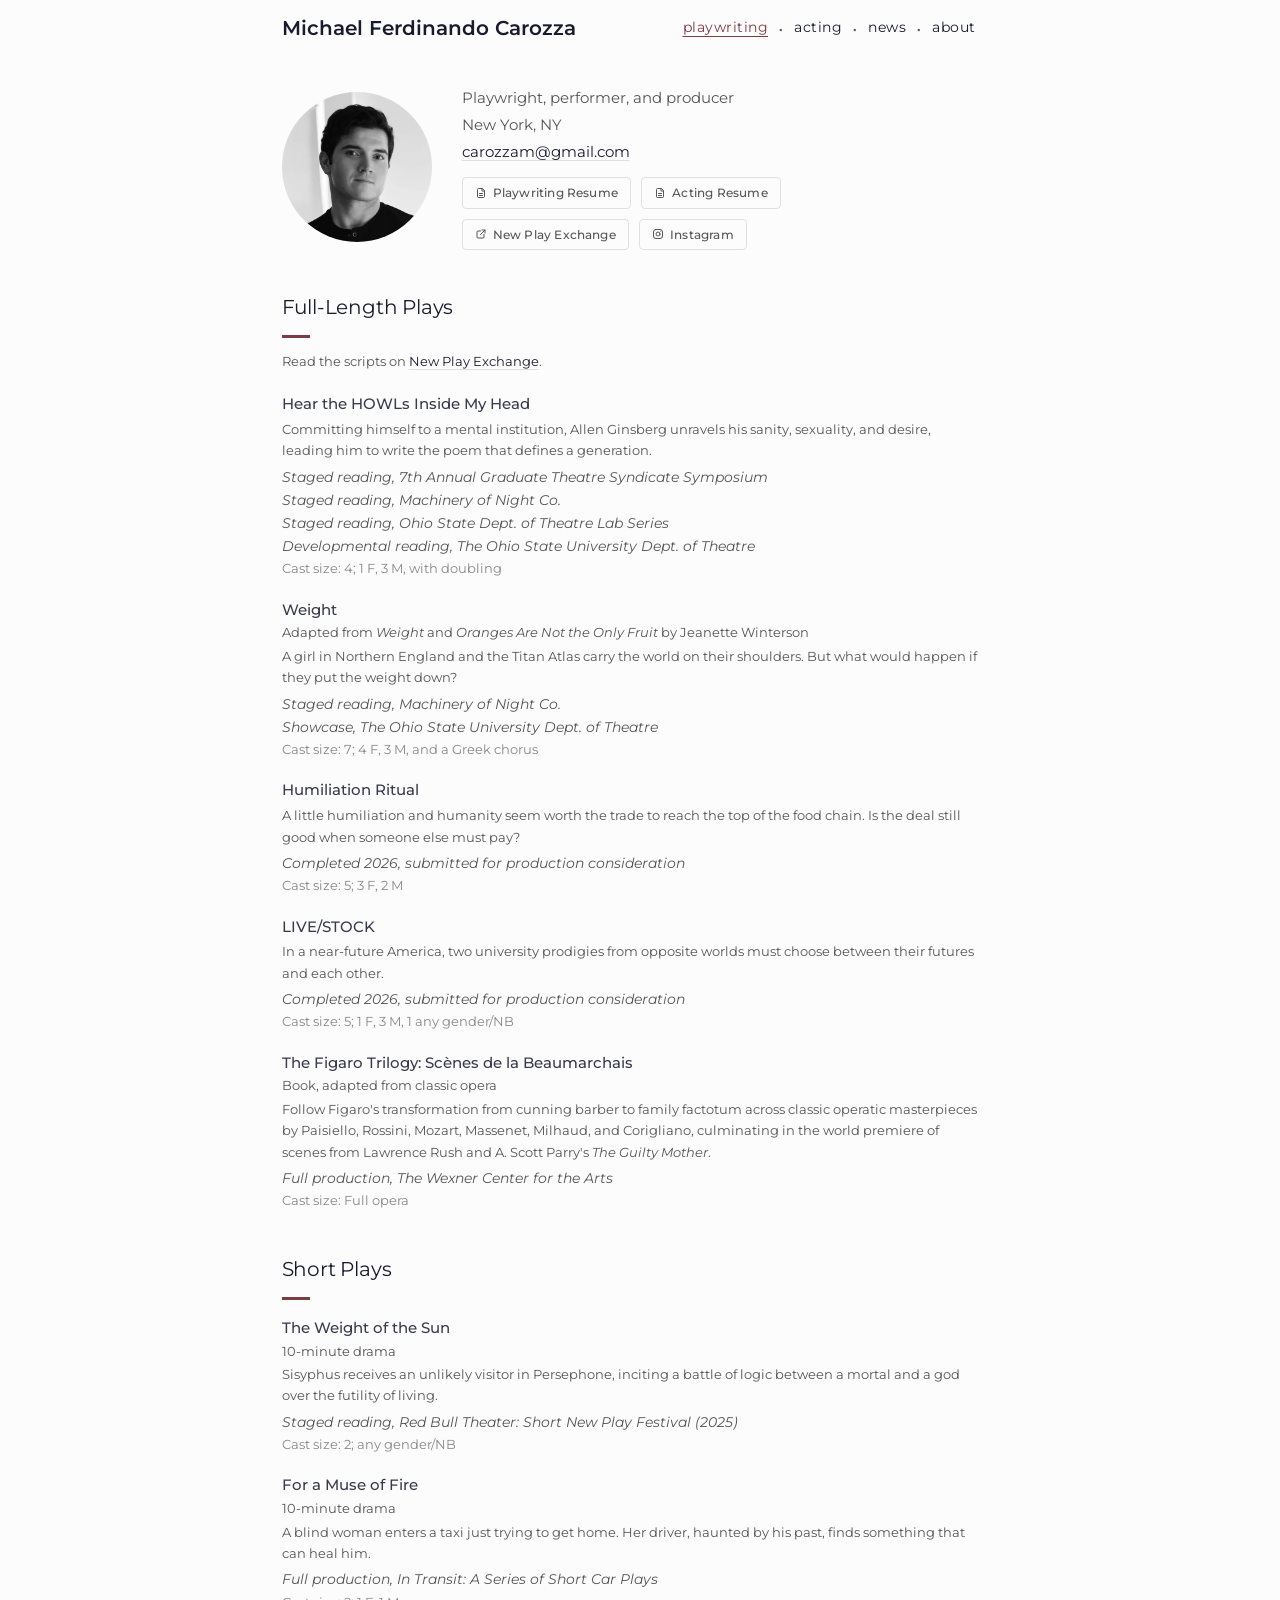
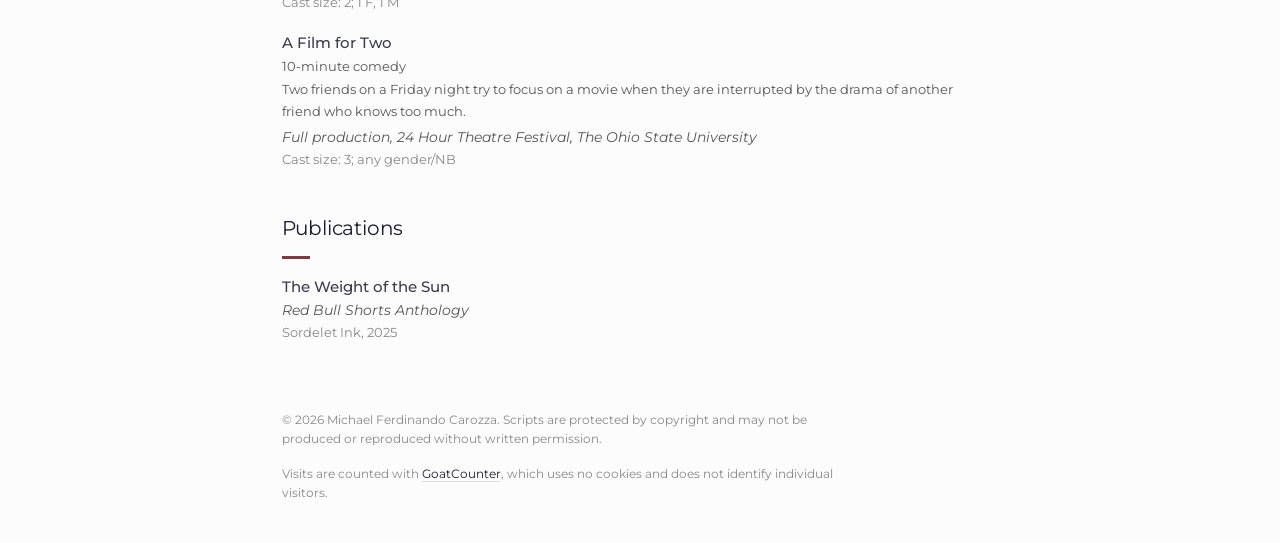
<file: index.html>
<!doctype html>
<html lang="en">
<head>
  <meta charset="utf-8">
  <meta name="viewport" content="width=device-width, initial-scale=1">
  <title>Michael Ferdinando Carozza</title>
  <meta name="description" content="Michael Ferdinando Carozza is a playwright, performer, and producer in New York. Plays, readings, and resumes.">
  <meta name="color-scheme" content="light dark">
  <link rel="icon" href="favicon.svg" type="image/svg+xml">
  <link rel="preconnect" href="https://fonts.googleapis.com">
  <link rel="preconnect" href="https://fonts.gstatic.com" crossorigin>
  <link rel="stylesheet" href="https://fonts.googleapis.com/css2?family=Montserrat:wght@400;500;600&display=swap">
  <link rel="stylesheet" href="styles.css">
  <script src="site.js" defer></script>
  <script data-goatcounter="https://michaelcarozza.goatcounter.com/count" async src="https://gc.zgo.at/count.js"></script>
</head>
<body>
  <a class="skip" href="#main">Skip to content</a>

  <nav class="site-nav" aria-label="Main">
    <div class="nav-inner">
      <a class="nav-brand" href="index.html">Michael Ferdinando Carozza</a>
      <button class="nav-toggle" type="button" aria-label="Toggle navigation" aria-expanded="false" aria-controls="nav-links">
        <svg viewBox="0 0 24 24" fill="none" stroke="currentColor" stroke-width="2" aria-hidden="true"><path d="M4 6h16M4 12h16M4 18h16"/></svg>
      </button>
      <ul class="nav-links" id="nav-links">
        <li><a href="index.html" aria-current="page">playwriting</a></li>
        <li class="sep" aria-hidden="true">&middot;</li>
        <li><a href="acting.html">acting</a></li>
        <li class="sep" aria-hidden="true">&middot;</li>
        <li><a href="news.html">news</a></li>
        <li class="sep" aria-hidden="true">&middot;</li>
        <li><a href="about.html">about</a></li>
      </ul>
    </div>
  </nav>

  <div class="container">
    <main id="main">
      <h1 class="sr-only">Michael Ferdinando Carozza, playwright, performer, and producer</h1>

      <div class="profile">
        <img class="profile-photo" alt="Michael Ferdinando Carozza" src="files/headshot.webp" width="150" height="150">
        <div class="profile-info">
          Playwright, performer, and producer<br>
          New York, NY<br>
          <span data-email data-user="carozzam" data-domain="gmail.com"><noscript>carozzam [at] gmail [dot] com</noscript></span>
          <div class="profile-links">
            <a class="btn" data-goatcounter-click="download-playwriting-resume" data-goatcounter-title="Playwriting resume download" href="files/playwriting-resume.pdf"><svg viewBox="0 0 24 24" fill="none" stroke="currentColor" stroke-width="2" stroke-linecap="round" stroke-linejoin="round" aria-hidden="true"><path d="M14 3H7a2 2 0 0 0-2 2v14a2 2 0 0 0 2 2h10a2 2 0 0 0 2-2V8z"/><path d="M14 3v5h5M9 13h6M9 17h6"/></svg> Playwriting Resume</a>
            <a class="btn" data-goatcounter-click="download-acting-resume" data-goatcounter-title="Acting resume download" href="files/acting-resume.pdf"><svg viewBox="0 0 24 24" fill="none" stroke="currentColor" stroke-width="2" stroke-linecap="round" stroke-linejoin="round" aria-hidden="true"><path d="M14 3H7a2 2 0 0 0-2 2v14a2 2 0 0 0 2 2h10a2 2 0 0 0 2-2V8z"/><path d="M14 3v5h5M9 13h6M9 17h6"/></svg> Acting Resume</a>
          </div>
          <div class="profile-links profile-links-2">
            <a class="btn" data-goatcounter-click="click-new-play-exchange" data-goatcounter-title="New Play Exchange click" href="https://newplayexchange.org/users/102418/michael-ferdinando-carozza"><svg viewBox="0 0 24 24" fill="none" stroke="currentColor" stroke-width="2" stroke-linecap="round" stroke-linejoin="round" aria-hidden="true"><path d="M14 4h6v6M20 4l-9 9M18 13v5a2 2 0 0 1-2 2H6a2 2 0 0 1-2-2V8a2 2 0 0 1 2-2h5"/></svg> New Play Exchange</a>
            <a class="btn" data-goatcounter-click="click-instagram" data-goatcounter-title="Instagram click" href="https://www.instagram.com/michaelcarozza/"><svg viewBox="0 0 24 24" fill="none" stroke="currentColor" stroke-width="2" stroke-linecap="round" stroke-linejoin="round" aria-hidden="true"><rect x="3" y="3" width="18" height="18" rx="5"/><circle cx="12" cy="12" r="4"/><path d="M17.5 6.5h.01"/></svg> Instagram</a>
          </div>
        </div>
      </div>

      <h2>Full-Length Plays</h2>
      <p class="section-note">Read the scripts on <a href="https://newplayexchange.org/users/102418/michael-ferdinando-carozza">New Play Exchange</a>.</p>
      <ul class="works">
        <li>
          <span class="title">Hear the HOWLs Inside My Head</span>
          <span class="logline">Committing himself to a mental institution, Allen Ginsberg unravels his sanity, sexuality, and desire, leading him to write the poem that defines a generation.</span>
          <span class="venue">Staged reading, 7th Annual Graduate Theatre Syndicate Symposium</span>
          <span class="venue">Staged reading, Machinery of Night Co.</span>
          <span class="venue">Staged reading, Ohio State Dept. of Theatre Lab Series</span>
          <span class="venue">Developmental reading, The Ohio State University Dept. of Theatre</span>
          <span class="details">Cast size: 4; 1 F, 3 M, with doubling</span>
        </li>

        <li>
          <span class="title">Weight</span>
          <span class="note">Adapted from <em>Weight</em> and <em>Oranges Are Not the Only Fruit</em> by Jeanette Winterson</span>
          <span class="logline">A girl in Northern England and the Titan Atlas carry the world on their shoulders. But what would happen if they put the weight down?</span>
          <span class="venue">Staged reading, Machinery of Night Co.</span>
          <span class="venue">Showcase, The Ohio State University Dept. of Theatre</span>
          <span class="details">Cast size: 7; 4 F, 3 M, and a Greek chorus</span>
        </li>

        <li>
          <span class="title">Humiliation Ritual</span>
          <span class="logline">A little humiliation and humanity seem worth the trade to reach the top of the food chain. Is the deal still good when someone else must pay?</span>
          <span class="venue">Completed 2026, submitted for production consideration</span>
          <span class="details">Cast size: 5; 3 F, 2 M</span>
        </li>

        <li>
          <span class="title">LIVE/STOCK</span>
          <span class="logline">In a near-future America, two university prodigies from opposite worlds must choose between their futures and each other.</span>
          <span class="venue">Completed 2026, submitted for production consideration</span>
          <span class="details">Cast size: 5; 1 F, 3 M, 1 any gender/NB</span>
        </li>

        <li>
          <span class="title">The Figaro Trilogy: Scènes de la Beaumarchais</span>
          <span class="note">Book, adapted from classic opera</span>
          <span class="logline">Follow Figaro's transformation from cunning barber to family factotum across classic operatic masterpieces by Paisiello, Rossini, Mozart, Massenet, Milhaud, and Corigliano, culminating in the world premiere of scenes from Lawrence Rush and A. Scott Parry's <em>The Guilty Mother</em>.</span>
          <span class="venue">Full production, The Wexner Center for the Arts</span>
          <span class="details">Cast size: Full opera</span>
        </li>
      </ul>

      <h2>Short Plays</h2>
      <ul class="works">
        <li>
          <span class="title">The Weight of the Sun</span>
          <span class="note">10-minute drama</span>
          <span class="logline">Sisyphus receives an unlikely visitor in Persephone, inciting a battle of logic between a mortal and a god over the futility of living.</span>
          <span class="venue">Staged reading, Red Bull Theater: Short New Play Festival (2025)</span>
          <span class="details">Cast size: 2; any gender/NB</span>
        </li>

        <li>
          <span class="title">For a Muse of Fire</span>
          <span class="note">10-minute drama</span>
          <span class="logline">A blind woman enters a taxi just trying to get home. Her driver, haunted by his past, finds something that can heal him.</span>
          <span class="venue">Full production, In Transit: A Series of Short Car Plays</span>
          <span class="details">Cast size: 2; 1 F, 1 M</span>
        </li>

        <li>
          <span class="title">A Film for Two</span>
          <span class="note">10-minute comedy</span>
          <span class="logline">Two friends on a Friday night try to focus on a movie when they are interrupted by the drama of another friend who knows too much.</span>
          <span class="venue">Full production, 24 Hour Theatre Festival, The Ohio State University</span>
          <span class="details">Cast size: 3; any gender/NB</span>
        </li>
      </ul>

      <h2>Publications</h2>
      <ul class="works">
        <li>
          <span class="title">The Weight of the Sun</span>
          <span class="venue">Red Bull Shorts Anthology</span>
          <span class="details">Sordelet Ink, 2025</span>
        </li>
      </ul>
    </main>
  </div>

  <footer class="container site-footer">
    <p>&copy; 2026 Michael Ferdinando Carozza. Scripts are protected by copyright and may not be produced or reproduced without written permission.</p>
    <p>Visits are counted with <a href="https://www.goatcounter.com" rel="noopener">GoatCounter</a>, which uses no cookies and does not identify individual visitors.</p>
  </footer>
</body>
</html>
</file>
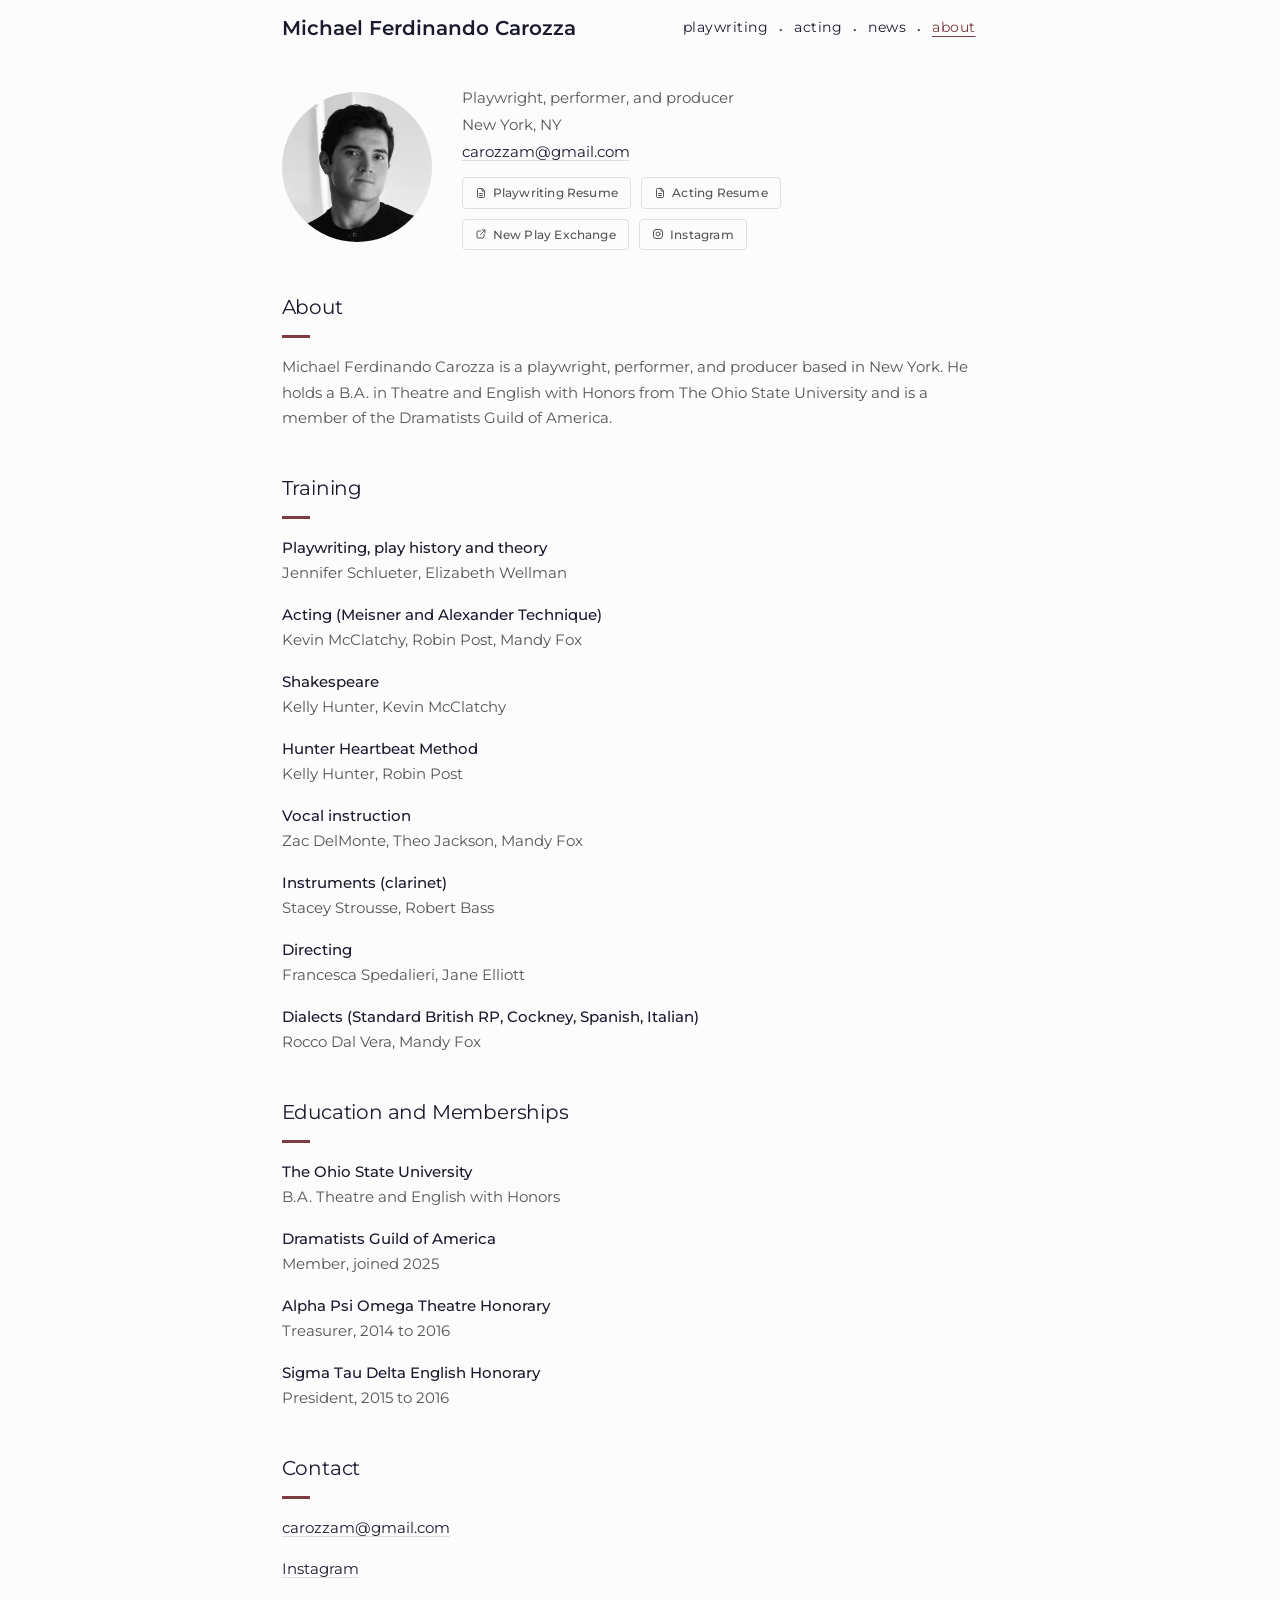
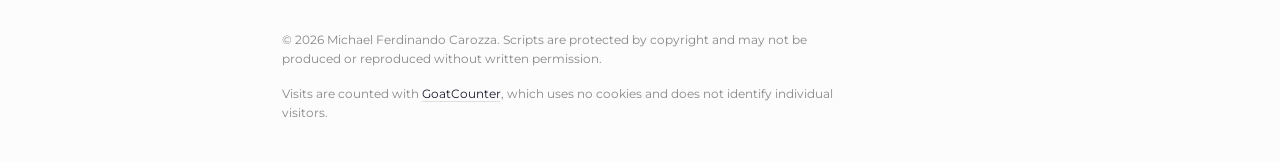
<file: about.html>
<!doctype html>
<html lang="en">
<head>
  <meta charset="utf-8">
  <meta name="viewport" content="width=device-width, initial-scale=1">
  <title>About, Michael Ferdinando Carozza</title>
  <meta name="description" content="About Michael Ferdinando Carozza, a playwright, performer, and producer in New York: training, education, memberships, and contact.">
  <meta name="color-scheme" content="light dark">
  <link rel="icon" href="favicon.svg" type="image/svg+xml">
  <link rel="preconnect" href="https://fonts.googleapis.com">
  <link rel="preconnect" href="https://fonts.gstatic.com" crossorigin>
  <link rel="stylesheet" href="https://fonts.googleapis.com/css2?family=Montserrat:wght@400;500;600&display=swap">
  <link rel="stylesheet" href="styles.css">
  <script src="site.js" defer></script>
  <script data-goatcounter="https://michaelcarozza.goatcounter.com/count" async src="https://gc.zgo.at/count.js"></script>
</head>
<body>
  <a class="skip" href="#main">Skip to content</a>

  <nav class="site-nav" aria-label="Main">
    <div class="nav-inner">
      <a class="nav-brand" href="index.html">Michael Ferdinando Carozza</a>
      <button class="nav-toggle" type="button" aria-label="Toggle navigation" aria-expanded="false" aria-controls="nav-links">
        <svg viewBox="0 0 24 24" fill="none" stroke="currentColor" stroke-width="2" aria-hidden="true"><path d="M4 6h16M4 12h16M4 18h16"/></svg>
      </button>
      <ul class="nav-links" id="nav-links">
        <li><a href="index.html">playwriting</a></li>
        <li class="sep" aria-hidden="true">&middot;</li>
        <li><a href="acting.html">acting</a></li>
        <li class="sep" aria-hidden="true">&middot;</li>
        <li><a href="news.html">news</a></li>
        <li class="sep" aria-hidden="true">&middot;</li>
        <li><a href="about.html" aria-current="page">about</a></li>
      </ul>
    </div>
  </nav>

  <div class="container">
    <main id="main">
      <h1 class="sr-only">About Michael Ferdinando Carozza</h1>

      <div class="profile">
        <img class="profile-photo" alt="Michael Ferdinando Carozza" src="files/headshot.webp" width="150" height="150">
        <div class="profile-info">
          Playwright, performer, and producer<br>
          New York, NY<br>
          <span data-email data-user="carozzam" data-domain="gmail.com"><noscript>carozzam [at] gmail [dot] com</noscript></span>
          <div class="profile-links">
            <a class="btn" data-goatcounter-click="download-playwriting-resume" data-goatcounter-title="Playwriting resume download" href="files/playwriting-resume.pdf"><svg viewBox="0 0 24 24" fill="none" stroke="currentColor" stroke-width="2" stroke-linecap="round" stroke-linejoin="round" aria-hidden="true"><path d="M14 3H7a2 2 0 0 0-2 2v14a2 2 0 0 0 2 2h10a2 2 0 0 0 2-2V8z"/><path d="M14 3v5h5M9 13h6M9 17h6"/></svg> Playwriting Resume</a>
            <a class="btn" data-goatcounter-click="download-acting-resume" data-goatcounter-title="Acting resume download" href="files/acting-resume.pdf"><svg viewBox="0 0 24 24" fill="none" stroke="currentColor" stroke-width="2" stroke-linecap="round" stroke-linejoin="round" aria-hidden="true"><path d="M14 3H7a2 2 0 0 0-2 2v14a2 2 0 0 0 2 2h10a2 2 0 0 0 2-2V8z"/><path d="M14 3v5h5M9 13h6M9 17h6"/></svg> Acting Resume</a>
          </div>
          <div class="profile-links profile-links-2">
            <a class="btn" data-goatcounter-click="click-new-play-exchange" data-goatcounter-title="New Play Exchange click" href="https://newplayexchange.org/users/102418/michael-ferdinando-carozza"><svg viewBox="0 0 24 24" fill="none" stroke="currentColor" stroke-width="2" stroke-linecap="round" stroke-linejoin="round" aria-hidden="true"><path d="M14 4h6v6M20 4l-9 9M18 13v5a2 2 0 0 1-2 2H6a2 2 0 0 1-2-2V8a2 2 0 0 1 2-2h5"/></svg> New Play Exchange</a>
            <a class="btn" data-goatcounter-click="click-instagram" data-goatcounter-title="Instagram click" href="https://www.instagram.com/michaelcarozza/"><svg viewBox="0 0 24 24" fill="none" stroke="currentColor" stroke-width="2" stroke-linecap="round" stroke-linejoin="round" aria-hidden="true"><rect x="3" y="3" width="18" height="18" rx="5"/><circle cx="12" cy="12" r="4"/><path d="M17.5 6.5h.01"/></svg> Instagram</a>
          </div>
        </div>
      </div>

      <h2>About</h2>
      <p>Michael Ferdinando Carozza is a playwright, performer, and producer based in New York. He holds a B.A. in Theatre and English with Honors from The Ohio State University and is a member of the Dramatists Guild of America.</p>

      <h2>Training</h2>
      <ul class="items">
        <li><span class="label">Playwriting, play history and theory</span>Jennifer Schlueter, Elizabeth Wellman</li>
        <li><span class="label">Acting (Meisner and Alexander Technique)</span>Kevin McClatchy, Robin Post, Mandy Fox</li>
        <li><span class="label">Shakespeare</span>Kelly Hunter, Kevin McClatchy</li>
        <li><span class="label">Hunter Heartbeat Method</span>Kelly Hunter, Robin Post</li>
        <li><span class="label">Vocal instruction</span>Zac DelMonte, Theo Jackson, Mandy Fox</li>
        <li><span class="label">Instruments (clarinet)</span>Stacey Strousse, Robert Bass</li>
        <li><span class="label">Directing</span>Francesca Spedalieri, Jane Elliott</li>
        <li><span class="label">Dialects (Standard British RP, Cockney, Spanish, Italian)</span>Rocco Dal Vera, Mandy Fox</li>
      </ul>

      <h2>Education and Memberships</h2>
      <ul class="items">
        <li><span class="label">The Ohio State University</span>B.A. Theatre and English with Honors</li>
        <li><span class="label">Dramatists Guild of America</span>Member, joined 2025</li>
        <li><span class="label">Alpha Psi Omega Theatre Honorary</span>Treasurer, 2014 to 2016</li>
        <li><span class="label">Sigma Tau Delta English Honorary</span>President, 2015 to 2016</li>
      </ul>

      <h2 id="contact">Contact</h2>
      <p><span data-email data-user="carozzam" data-domain="gmail.com"><noscript>carozzam [at] gmail [dot] com</noscript></span></p>
      <p><a href="https://www.instagram.com/michaelcarozza/">Instagram</a></p>
    </main>
  </div>

  <footer class="container site-footer">
    <p>&copy; 2026 Michael Ferdinando Carozza. Scripts are protected by copyright and may not be produced or reproduced without written permission.</p>
    <p>Visits are counted with <a href="https://www.goatcounter.com" rel="noopener">GoatCounter</a>, which uses no cookies and does not identify individual visitors.</p>
  </footer>
</body>
</html>
</file>
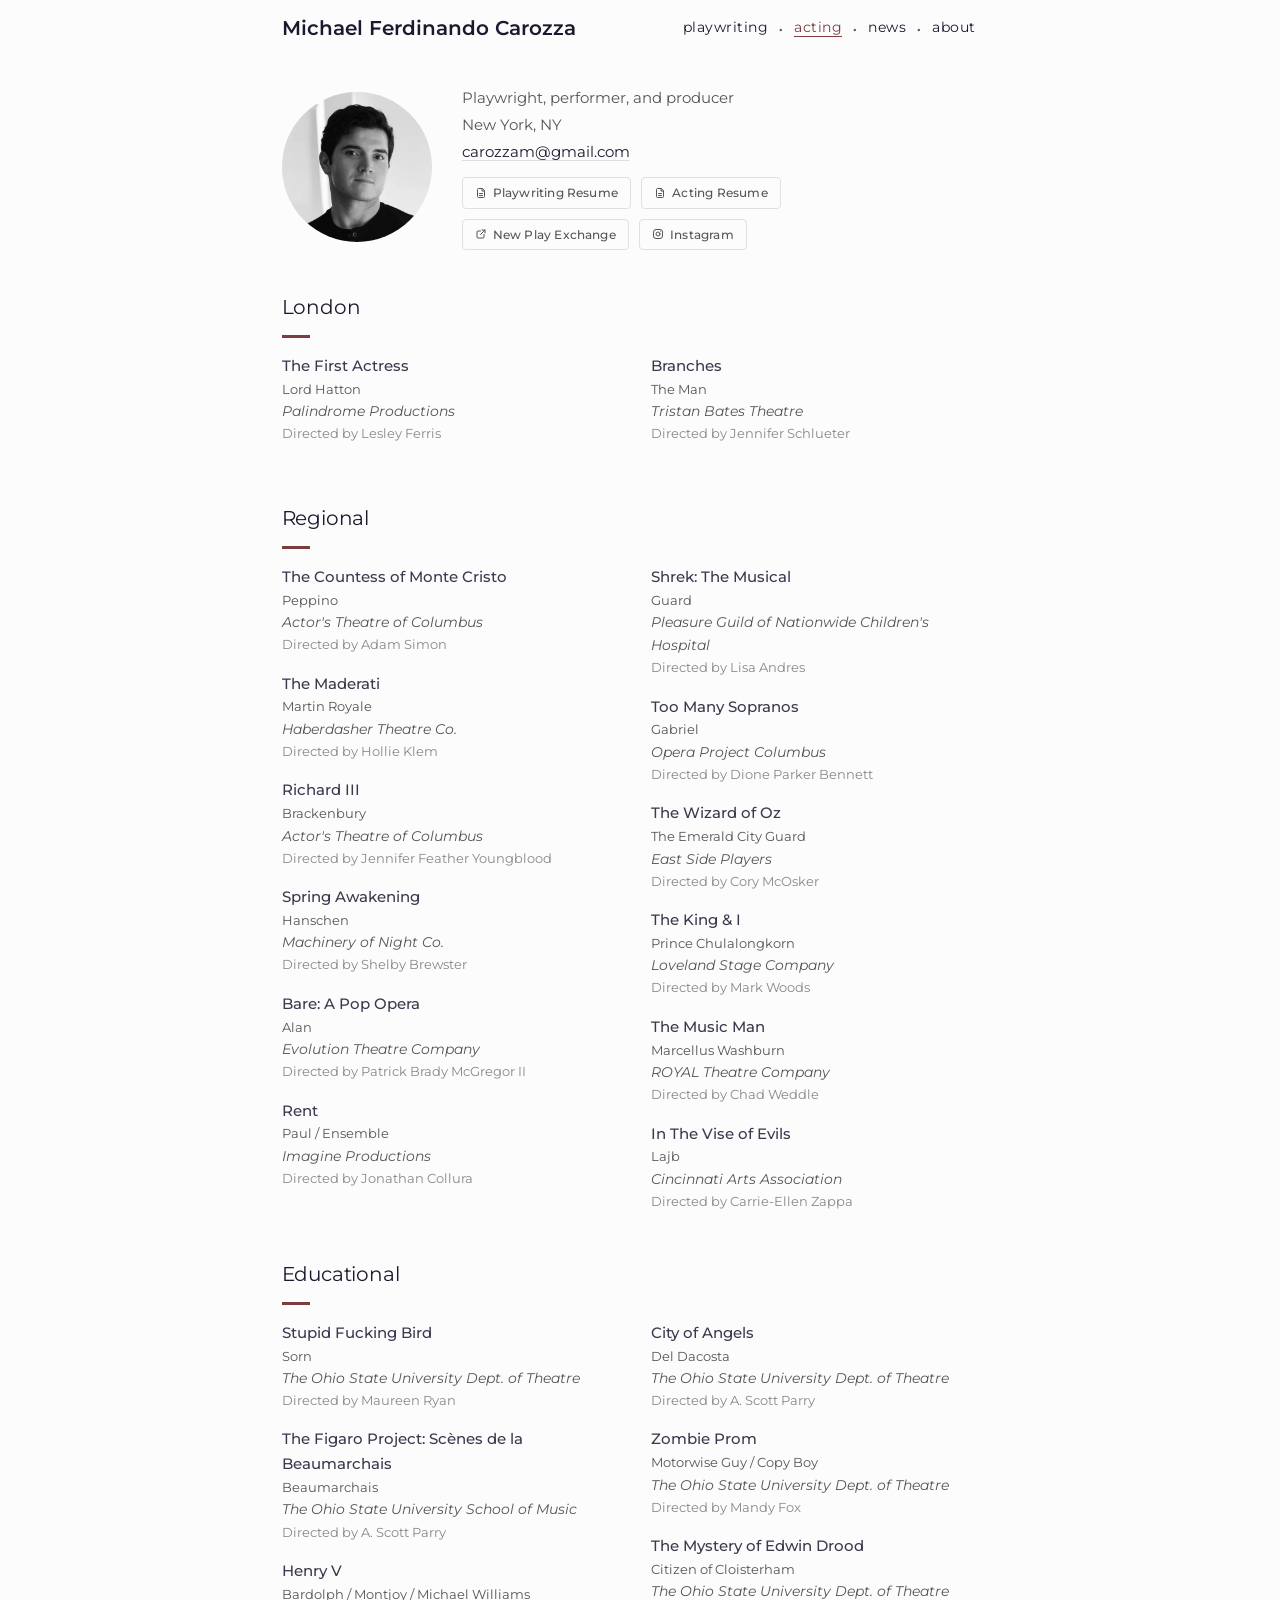
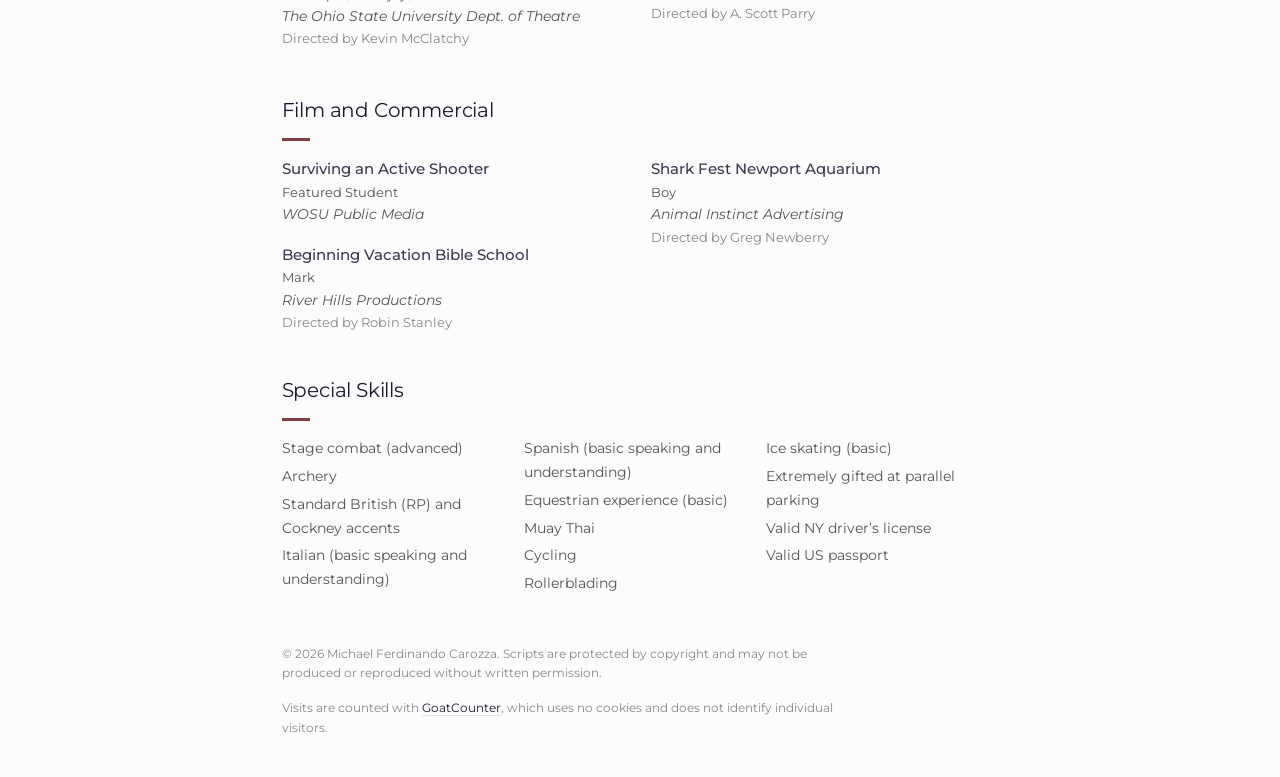
<file: acting.html>
<!doctype html>
<html lang="en">
<head>
  <meta charset="utf-8">
  <meta name="viewport" content="width=device-width, initial-scale=1">
  <title>Acting, Michael Ferdinando Carozza</title>
  <meta name="description" content="Acting credits for Michael Ferdinando Carozza in London, regional, and educational theatre.">
  <meta name="color-scheme" content="light dark">
  <link rel="icon" href="favicon.svg" type="image/svg+xml">
  <link rel="preconnect" href="https://fonts.googleapis.com">
  <link rel="preconnect" href="https://fonts.gstatic.com" crossorigin>
  <link rel="stylesheet" href="https://fonts.googleapis.com/css2?family=Montserrat:wght@400;500;600&display=swap">
  <link rel="stylesheet" href="styles.css">
  <script src="site.js" defer></script>
  <script data-goatcounter="https://michaelcarozza.goatcounter.com/count" async src="https://gc.zgo.at/count.js"></script>
</head>
<body>
  <a class="skip" href="#main">Skip to content</a>

  <nav class="site-nav" aria-label="Main">
    <div class="nav-inner">
      <a class="nav-brand" href="index.html">Michael Ferdinando Carozza</a>
      <button class="nav-toggle" type="button" aria-label="Toggle navigation" aria-expanded="false" aria-controls="nav-links">
        <svg viewBox="0 0 24 24" fill="none" stroke="currentColor" stroke-width="2" aria-hidden="true"><path d="M4 6h16M4 12h16M4 18h16"/></svg>
      </button>
      <ul class="nav-links" id="nav-links">
        <li><a href="index.html">playwriting</a></li>
        <li class="sep" aria-hidden="true">&middot;</li>
        <li><a href="acting.html" aria-current="page">acting</a></li>
        <li class="sep" aria-hidden="true">&middot;</li>
        <li><a href="news.html">news</a></li>
        <li class="sep" aria-hidden="true">&middot;</li>
        <li><a href="about.html">about</a></li>
      </ul>
    </div>
  </nav>

  <div class="container">
    <main id="main">
      <h1 class="sr-only">Acting credits, Michael Ferdinando Carozza</h1>

      <div class="profile">
        <img class="profile-photo" alt="Michael Ferdinando Carozza" src="files/headshot.webp" width="150" height="150">
        <div class="profile-info">
          Playwright, performer, and producer<br>
          New York, NY<br>
          <span data-email data-user="carozzam" data-domain="gmail.com"><noscript>carozzam [at] gmail [dot] com</noscript></span>
          <div class="profile-links">
            <a class="btn" data-goatcounter-click="download-playwriting-resume" data-goatcounter-title="Playwriting resume download" href="files/playwriting-resume.pdf"><svg viewBox="0 0 24 24" fill="none" stroke="currentColor" stroke-width="2" stroke-linecap="round" stroke-linejoin="round" aria-hidden="true"><path d="M14 3H7a2 2 0 0 0-2 2v14a2 2 0 0 0 2 2h10a2 2 0 0 0 2-2V8z"/><path d="M14 3v5h5M9 13h6M9 17h6"/></svg> Playwriting Resume</a>
            <a class="btn" data-goatcounter-click="download-acting-resume" data-goatcounter-title="Acting resume download" href="files/acting-resume.pdf"><svg viewBox="0 0 24 24" fill="none" stroke="currentColor" stroke-width="2" stroke-linecap="round" stroke-linejoin="round" aria-hidden="true"><path d="M14 3H7a2 2 0 0 0-2 2v14a2 2 0 0 0 2 2h10a2 2 0 0 0 2-2V8z"/><path d="M14 3v5h5M9 13h6M9 17h6"/></svg> Acting Resume</a>
          </div>
          <div class="profile-links profile-links-2">
            <a class="btn" data-goatcounter-click="click-new-play-exchange" data-goatcounter-title="New Play Exchange click" href="https://newplayexchange.org/users/102418/michael-ferdinando-carozza"><svg viewBox="0 0 24 24" fill="none" stroke="currentColor" stroke-width="2" stroke-linecap="round" stroke-linejoin="round" aria-hidden="true"><path d="M14 4h6v6M20 4l-9 9M18 13v5a2 2 0 0 1-2 2H6a2 2 0 0 1-2-2V8a2 2 0 0 1 2-2h5"/></svg> New Play Exchange</a>
            <a class="btn" data-goatcounter-click="click-instagram" data-goatcounter-title="Instagram click" href="https://www.instagram.com/michaelcarozza/"><svg viewBox="0 0 24 24" fill="none" stroke="currentColor" stroke-width="2" stroke-linecap="round" stroke-linejoin="round" aria-hidden="true"><rect x="3" y="3" width="18" height="18" rx="5"/><circle cx="12" cy="12" r="4"/><path d="M17.5 6.5h.01"/></svg> Instagram</a>
          </div>
        </div>
      </div>

      <h2>London</h2>
      <ul class="works two-col">
        <li>
          <span class="title">The First Actress</span>
          <span class="note">Lord Hatton</span>
          <span class="venue">Palindrome Productions</span>
          <span class="details">Directed by Lesley Ferris</span>
        </li>
        <li>
          <span class="title">Branches</span>
          <span class="note">The Man</span>
          <span class="venue">Tristan Bates Theatre</span>
          <span class="details">Directed by Jennifer Schlueter</span>
        </li>
      </ul>

      <h2>Regional</h2>
      <ul class="works two-col">
        <li>
          <span class="title">The Countess of Monte Cristo</span>
          <span class="note">Peppino</span>
          <span class="venue">Actor's Theatre of Columbus</span>
          <span class="details">Directed by Adam Simon</span>
        </li>
        <li>
          <span class="title">The Maderati</span>
          <span class="note">Martin Royale</span>
          <span class="venue">Haberdasher Theatre Co.</span>
          <span class="details">Directed by Hollie Klem</span>
        </li>
        <li>
          <span class="title">Richard III</span>
          <span class="note">Brackenbury</span>
          <span class="venue">Actor's Theatre of Columbus</span>
          <span class="details">Directed by Jennifer Feather Youngblood</span>
        </li>
        <li>
          <span class="title">Spring Awakening</span>
          <span class="note">Hanschen</span>
          <span class="venue">Machinery of Night Co.</span>
          <span class="details">Directed by Shelby Brewster</span>
        </li>
        <li>
          <span class="title">Bare: A Pop Opera</span>
          <span class="note">Alan</span>
          <span class="venue">Evolution Theatre Company</span>
          <span class="details">Directed by Patrick Brady McGregor II</span>
        </li>
        <li>
          <span class="title">Rent</span>
          <span class="note">Paul / Ensemble</span>
          <span class="venue">Imagine Productions</span>
          <span class="details">Directed by Jonathan Collura</span>
        </li>
        <li>
          <span class="title">Shrek: The Musical</span>
          <span class="note">Guard</span>
          <span class="venue">Pleasure Guild of Nationwide Children's Hospital</span>
          <span class="details">Directed by Lisa Andres</span>
        </li>
        <li>
          <span class="title">Too Many Sopranos</span>
          <span class="note">Gabriel</span>
          <span class="venue">Opera Project Columbus</span>
          <span class="details">Directed by Dione Parker Bennett</span>
        </li>
        <li>
          <span class="title">The Wizard of Oz</span>
          <span class="note">The Emerald City Guard</span>
          <span class="venue">East Side Players</span>
          <span class="details">Directed by Cory McOsker</span>
        </li>
        <li>
          <span class="title">The King &amp; I</span>
          <span class="note">Prince Chulalongkorn</span>
          <span class="venue">Loveland Stage Company</span>
          <span class="details">Directed by Mark Woods</span>
        </li>
        <li>
          <span class="title">The Music Man</span>
          <span class="note">Marcellus Washburn</span>
          <span class="venue">ROYAL Theatre Company</span>
          <span class="details">Directed by Chad Weddle</span>
        </li>
        <li>
          <span class="title">In The Vise of Evils</span>
          <span class="note">Lajb</span>
          <span class="venue">Cincinnati Arts Association</span>
          <span class="details">Directed by Carrie-Ellen Zappa</span>
        </li>
      </ul>

      <h2>Educational</h2>
      <ul class="works two-col">
        <li>
          <span class="title">Stupid Fucking Bird</span>
          <span class="note">Sorn</span>
          <span class="venue">The Ohio State University Dept. of Theatre</span>
          <span class="details">Directed by Maureen Ryan</span>
        </li>
        <li>
          <span class="title">The Figaro Project: Scènes de la Beaumarchais</span>
          <span class="note">Beaumarchais</span>
          <span class="venue">The Ohio State University School of Music</span>
          <span class="details">Directed by A. Scott Parry</span>
        </li>
        <li>
          <span class="title">Henry V</span>
          <span class="note">Bardolph / Montjoy / Michael Williams</span>
          <span class="venue">The Ohio State University Dept. of Theatre</span>
          <span class="details">Directed by Kevin McClatchy</span>
        </li>
        <li>
          <span class="title">City of Angels</span>
          <span class="note">Del Dacosta</span>
          <span class="venue">The Ohio State University Dept. of Theatre</span>
          <span class="details">Directed by A. Scott Parry</span>
        </li>
        <li>
          <span class="title">Zombie Prom</span>
          <span class="note">Motorwise Guy / Copy Boy</span>
          <span class="venue">The Ohio State University Dept. of Theatre</span>
          <span class="details">Directed by Mandy Fox</span>
        </li>
        <li>
          <span class="title">The Mystery of Edwin Drood</span>
          <span class="note">Citizen of Cloisterham</span>
          <span class="venue">The Ohio State University Dept. of Theatre</span>
          <span class="details">Directed by A. Scott Parry</span>
        </li>
      </ul>

      <h2>Film and Commercial</h2>
      <ul class="works two-col">
        <li>
          <span class="title">Surviving an Active Shooter</span>
          <span class="note">Featured Student</span>
          <span class="venue">WOSU Public Media</span>
        </li>
        <li>
          <span class="title">Beginning Vacation Bible School</span>
          <span class="note">Mark</span>
          <span class="venue">River Hills Productions</span>
          <span class="details">Directed by Robin Stanley</span>
        </li>
        <li>
          <span class="title">Shark Fest Newport Aquarium</span>
          <span class="note">Boy</span>
          <span class="venue">Animal Instinct Advertising</span>
          <span class="details">Directed by Greg Newberry</span>
        </li>
      </ul>

      <h2>Special Skills</h2>
      <ul class="skills">
        <li>Stage combat (advanced)</li>
        <li>Archery</li>
        <li>Standard British (RP) and Cockney accents</li>
        <li>Italian (basic speaking and understanding)</li>
        <li>Spanish (basic speaking and understanding)</li>
        <li>Equestrian experience (basic)</li>
        <li>Muay Thai</li>
        <li>Cycling</li>
        <li>Rollerblading</li>
        <li>Ice skating (basic)</li>
        <li>Extremely gifted at parallel parking</li>
        <li>Valid NY driver&#8217;s license</li>
        <li>Valid US passport</li>
      </ul>
    </main>
  </div>

  <footer class="container site-footer">
    <p>&copy; 2026 Michael Ferdinando Carozza. Scripts are protected by copyright and may not be produced or reproduced without written permission.</p>
    <p>Visits are counted with <a href="https://www.goatcounter.com" rel="noopener">GoatCounter</a>, which uses no cookies and does not identify individual visitors.</p>
  </footer>
</body>
</html>
</file>
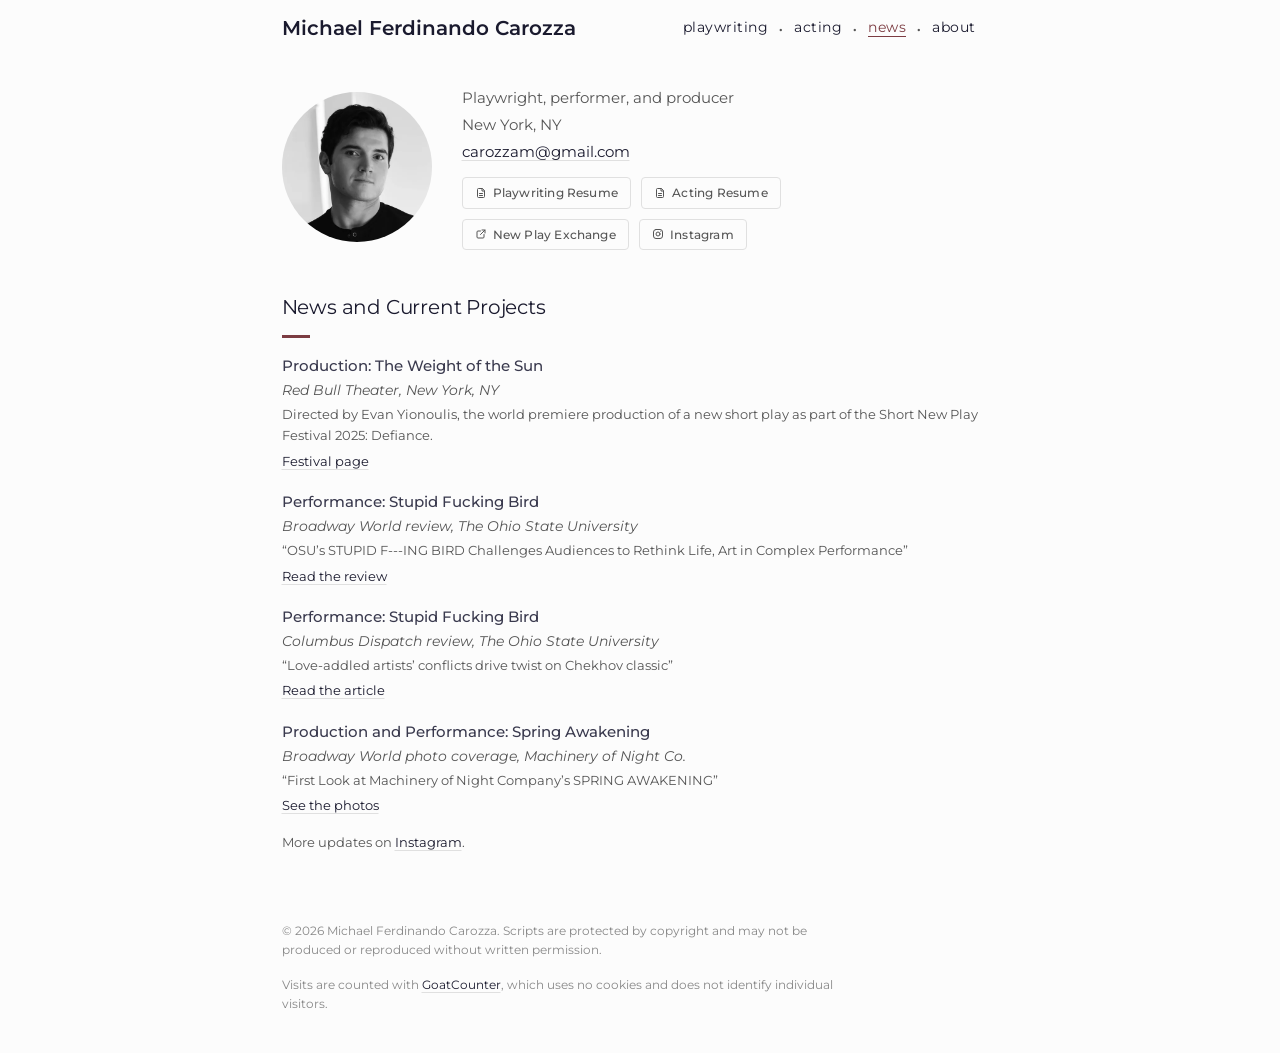
<file: news.html>
<!doctype html>
<html lang="en">
<head>
  <meta charset="utf-8">
  <meta name="viewport" content="width=device-width, initial-scale=1">
  <title>News, Michael Ferdinando Carozza</title>
  <meta name="description" content="News and current projects from Michael Ferdinando Carozza: productions, reviews, and photo coverage.">
  <meta name="color-scheme" content="light dark">
  <link rel="icon" href="favicon.svg" type="image/svg+xml">
  <link rel="preconnect" href="https://fonts.googleapis.com">
  <link rel="preconnect" href="https://fonts.gstatic.com" crossorigin>
  <link rel="stylesheet" href="https://fonts.googleapis.com/css2?family=Montserrat:wght@400;500;600&display=swap">
  <link rel="stylesheet" href="styles.css">
  <script src="site.js" defer></script>
  <script data-goatcounter="https://michaelcarozza.goatcounter.com/count" async src="https://gc.zgo.at/count.js"></script>
</head>
<body>
  <a class="skip" href="#main">Skip to content</a>

  <nav class="site-nav" aria-label="Main">
    <div class="nav-inner">
      <a class="nav-brand" href="index.html">Michael Ferdinando Carozza</a>
      <button class="nav-toggle" type="button" aria-label="Toggle navigation" aria-expanded="false" aria-controls="nav-links">
        <svg viewBox="0 0 24 24" fill="none" stroke="currentColor" stroke-width="2" aria-hidden="true"><path d="M4 6h16M4 12h16M4 18h16"/></svg>
      </button>
      <ul class="nav-links" id="nav-links">
        <li><a href="index.html">playwriting</a></li>
        <li class="sep" aria-hidden="true">&middot;</li>
        <li><a href="acting.html">acting</a></li>
        <li class="sep" aria-hidden="true">&middot;</li>
        <li><a href="news.html" aria-current="page">news</a></li>
        <li class="sep" aria-hidden="true">&middot;</li>
        <li><a href="about.html">about</a></li>
      </ul>
    </div>
  </nav>

  <div class="container">
    <main id="main">
      <h1 class="sr-only">News, Michael Ferdinando Carozza</h1>

      <div class="profile">
        <img class="profile-photo" alt="Michael Ferdinando Carozza" src="files/headshot.webp" width="150" height="150">
        <div class="profile-info">
          Playwright, performer, and producer<br>
          New York, NY<br>
          <span data-email data-user="carozzam" data-domain="gmail.com"><noscript>carozzam [at] gmail [dot] com</noscript></span>
          <div class="profile-links">
            <a class="btn" data-goatcounter-click="download-playwriting-resume" data-goatcounter-title="Playwriting resume download" href="files/playwriting-resume.pdf"><svg viewBox="0 0 24 24" fill="none" stroke="currentColor" stroke-width="2" stroke-linecap="round" stroke-linejoin="round" aria-hidden="true"><path d="M14 3H7a2 2 0 0 0-2 2v14a2 2 0 0 0 2 2h10a2 2 0 0 0 2-2V8z"/><path d="M14 3v5h5M9 13h6M9 17h6"/></svg> Playwriting Resume</a>
            <a class="btn" data-goatcounter-click="download-acting-resume" data-goatcounter-title="Acting resume download" href="files/acting-resume.pdf"><svg viewBox="0 0 24 24" fill="none" stroke="currentColor" stroke-width="2" stroke-linecap="round" stroke-linejoin="round" aria-hidden="true"><path d="M14 3H7a2 2 0 0 0-2 2v14a2 2 0 0 0 2 2h10a2 2 0 0 0 2-2V8z"/><path d="M14 3v5h5M9 13h6M9 17h6"/></svg> Acting Resume</a>
          </div>
          <div class="profile-links profile-links-2">
            <a class="btn" data-goatcounter-click="click-new-play-exchange" data-goatcounter-title="New Play Exchange click" href="https://newplayexchange.org/users/102418/michael-ferdinando-carozza"><svg viewBox="0 0 24 24" fill="none" stroke="currentColor" stroke-width="2" stroke-linecap="round" stroke-linejoin="round" aria-hidden="true"><path d="M14 4h6v6M20 4l-9 9M18 13v5a2 2 0 0 1-2 2H6a2 2 0 0 1-2-2V8a2 2 0 0 1 2-2h5"/></svg> New Play Exchange</a>
            <a class="btn" data-goatcounter-click="click-instagram" data-goatcounter-title="Instagram click" href="https://www.instagram.com/michaelcarozza/"><svg viewBox="0 0 24 24" fill="none" stroke="currentColor" stroke-width="2" stroke-linecap="round" stroke-linejoin="round" aria-hidden="true"><rect x="3" y="3" width="18" height="18" rx="5"/><circle cx="12" cy="12" r="4"/><path d="M17.5 6.5h.01"/></svg> Instagram</a>
          </div>
        </div>
      </div>

      <h2>News and Current Projects</h2>
      <ul class="works">
        <li>
          <span class="title">Production: The Weight of the Sun</span>
          <span class="venue">Red Bull Theater, New York, NY</span>
          <span class="logline">Directed by Evan Yionoulis, the world premiere production of a new short play as part of the Short New Play Festival 2025: Defiance.</span>
          <span class="details"><a href="https://www.redbulltheater.com/short-new-play-festival-2025" rel="noopener">Festival page</a></span>
        </li>
        <li>
          <span class="title">Performance: Stupid Fucking Bird</span>
          <span class="venue">Broadway World review, The Ohio State University</span>
          <span class="logline">&#8220;OSU&#8217;s STUPID F---ING BIRD Challenges Audiences to Rethink Life, Art in Complex Performance&#8221;</span>
          <span class="details"><a href="http://www.broadwayworld.com/columbus/article/BWW-Review-OSUs-STUPID-F-ING-BIRD-Challenges-Audiences-to-Rethink-Life-Art-in-Complex-Performance-20160307" rel="noopener">Read the review</a></span>
        </li>
        <li>
          <span class="title">Performance: Stupid Fucking Bird</span>
          <span class="venue">Columbus Dispatch review, The Ohio State University</span>
          <span class="logline">&#8220;Love-addled artists&#8217; conflicts drive twist on Chekhov classic&#8221;</span>
          <span class="details"><a href="http://www.dispatch.com/content/stories/life_and_entertainment/2016/03/03/1-theater-stupid-f-bird.html" rel="noopener">Read the article</a></span>
        </li>
        <li>
          <span class="title">Production and Performance: Spring Awakening</span>
          <span class="venue">Broadway World photo coverage, Machinery of Night Co.</span>
          <span class="logline">&#8220;First Look at Machinery of Night Company&#8217;s SPRING AWAKENING&#8221;</span>
          <span class="details"><a href="http://www.broadwayworld.com/columbus/article/Photo-Coverage-First-Look-at-OSU-The-Lab-Series-SPRING-AWAKENING-20150528" rel="noopener">See the photos</a></span>
        </li>
      </ul>

      <p class="section-note">More updates on <a href="https://www.instagram.com/michaelcarozza/" rel="noopener">Instagram</a>.</p>
    </main>
  </div>

  <footer class="container site-footer">
    <p>&copy; 2026 Michael Ferdinando Carozza. Scripts are protected by copyright and may not be produced or reproduced without written permission.</p>
    <p>Visits are counted with <a href="https://www.goatcounter.com" rel="noopener">GoatCounter</a>, which uses no cookies and does not identify individual visitors.</p>
  </footer>
</body>
</html>
</file>
<file: styles.css>
/* Michael Ferdinando Carozza, playwright.
   A quiet, text-first personal site: Montserrat, a sticky nav with a lowercase
   name and links, a round photo beside a short title block, small outlined
   buttons, section headings with a short accent bar, and entries with a
   medium-weight title over gray detail lines. Follows the system light or dark
   setting. */

*, *::before, *::after {
  box-sizing: border-box;
  margin: 0;
  padding: 0;
}

html {
  font-size: clamp(15px, 0.14vw + 14.5px, 16px);
  -webkit-text-size-adjust: 100%;
  text-size-adjust: 100%;
  scrollbar-gutter: stable;
}

:root {
  color-scheme: light dark;

  /* Light */
  --bg: #fcfcfc;
  --text: #1a1a2e;
  --title: #3a3a4e;
  --text-2: #555555;
  --muted: #888888;
  --accent: #7a3b4a;
  --accent: oklch(44% 0.09 15);
  --border: #e0e0e0;
  --border-soft: #f1f5f9;
  --nav-bg: rgba(252, 252, 252, 0.85);

  --font: "Montserrat", -apple-system, BlinkMacSystemFont, "Segoe UI", sans-serif;
  --max-width: 750px;
  --nav-height: 56px;
}

@media (prefers-color-scheme: dark) {
  :root {
    --bg: #1a1a2e;
    --text: #e0e0e0;
    --title: #ececf2;
    --text-2: #b0b0b0;
    --muted: #8a8a9a;
    --accent: #8fb7e6;
    --accent: oklch(78% 0.09 240);
    --border: #2e2e4a;
    --border-soft: #252542;
    --nav-bg: rgba(26, 26, 46, 0.85);
  }
}

body {
  background: var(--bg);
  color: var(--text-2);
  font-family: var(--font);
  font-size: 0.9375rem;
  font-weight: 400;
  line-height: 1.7;
}

.container {
  max-width: var(--max-width);
  margin: 0 auto;
  padding: 0 24px;
}

.sr-only {
  position: absolute;
  width: 1px;
  height: 1px;
  margin: -1px;
  overflow: hidden;
  clip-path: inset(50%);
  white-space: nowrap;
}

.skip {
  position: absolute;
  left: -999px;
  top: 0;
  z-index: 200;
  padding: 8px 12px;
  background: var(--text);
  color: var(--bg);
}
.skip:focus { left: 12px; top: 12px; }

:focus-visible {
  outline: 2px solid var(--accent);
  outline-offset: 3px;
  border-radius: 2px;
}

/* Links */

a, a:visited {
  color: var(--text);
  text-decoration: underline;
  text-decoration-color: var(--border);
  text-decoration-thickness: 1px;
  text-underline-offset: 3px;
  transition: text-decoration-color 0.15s ease, color 0.15s ease;
}
a:hover {
  color: var(--accent);
  text-decoration-color: var(--accent);
}

/* Navigation */

.site-nav {
  position: sticky;
  top: 0;
  z-index: 100;
  background: var(--nav-bg);
  -webkit-backdrop-filter: blur(12px);
  backdrop-filter: blur(12px);
}

.nav-inner {
  display: flex;
  align-items: center;
  justify-content: space-between;
  max-width: var(--max-width);
  height: var(--nav-height);
  margin: 0 auto;
  padding: 0 24px;
}

a.nav-brand, a.nav-brand:visited {
  color: var(--text);
  font-size: 1.25rem;
  font-weight: 600;
  text-decoration: none;
}

.nav-links {
  display: flex;
  align-items: center;
  list-style: none;
}

.nav-links li a {
  display: block;
  padding: 10px 8px;
  color: var(--text);
  font-size: 0.875rem;
  letter-spacing: 0.5px;
  text-decoration: none;
}
.nav-links li a:hover,
.nav-links li a[aria-current="page"] {
  color: var(--accent);
  text-decoration: underline;
  text-decoration-color: currentColor;
  text-decoration-thickness: 1px;
  text-underline-offset: 0.25em;
}

.nav-links .sep {
  padding: 0 2px;
  color: var(--text-2);
  font-size: 1.35rem;
  user-select: none;
}

.nav-toggle {
  display: none;
  padding: 8px;
  border: 0;
  background: none;
  color: var(--text);
  cursor: pointer;
}
.nav-toggle svg { width: 22px; height: 22px; }

/* Main */

main {
  padding-top: 28px;
  padding-bottom: 40px;
}

/* Profile */

.profile {
  display: flex;
  align-items: center;
  gap: 30px;
  margin-bottom: 30px;
}

.profile-photo {
  flex-shrink: 0;
  width: 150px;
  height: 150px;
  border-radius: 50%;
  object-fit: cover;
}

.profile-info { line-height: 1.8; }
.profile-info a, .profile-info a:visited { color: var(--text); }

.profile-links {
  display: flex;
  flex-wrap: wrap;
  gap: 10px;
  margin-top: 12px;
}

.profile-links-2 { margin-top: 10px; }

a.btn, a.btn:visited {
  display: inline-flex;
  align-items: center;
  gap: 6px;
  padding: 4px 12px;
  border: 1px solid var(--border);
  border-radius: 4px;
  background: transparent;
  color: var(--text-2);
  font-size: 0.75rem;
  font-weight: 500;
  letter-spacing: 0.2px;
  text-decoration: none;
  transition: color 0.15s ease, background 0.15s ease, border-color 0.15s ease;
}
a.btn:hover {
  background: var(--text);
  border-color: var(--text);
  color: var(--bg);
}
.btn svg {
  width: auto;
  height: 1em;
}

/* Headings */

h1, h2, h3 {
  color: var(--text);
  font-family: var(--font);
  font-weight: 500;
}

h2 {
  position: relative;
  margin-bottom: 16px;
  padding-bottom: 14px;
  font-size: 1.25rem;
  font-weight: 400;
  letter-spacing: -0.2px;
}
h2::after {
  content: "";
  position: absolute;
  left: 0;
  bottom: 0;
  width: 28px;
  height: 3px;
  background: var(--accent);
}
ul + h2, p + h2, .profile + h2 { margin-top: 40px; }

p + p { margin-top: 1rem; }

.section-note {
  margin: -4px 0 20px;
  font-size: 0.8125rem;
}

/* Entries: plays, credits */

.works, .items {
  list-style: none;
}

.works li {
  margin-bottom: 18px;
  font-size: 0.8125rem;
  line-height: 1.65;
}

.title {
  color: var(--title);
  font-size: 0.9375rem;
  font-weight: 500;
}

.note, .logline, .venue, .details {
  display: block;
}

.note { color: var(--text-2); }
.logline { margin: 2px 0 4px; color: var(--text-2); }

.venue {
  color: var(--text-2);
  font-size: 0.875rem;
  font-style: italic;
}

.details { color: var(--muted); }
.details .dot { margin: 0 4px; color: var(--muted); }

.works .aside {
  color: var(--text-2);
  font-style: normal;
}
.works .aside::before {
  content: "\00b7";
  margin: 0 4px;
  color: var(--muted);
}

/* Labeled lists: training, education */

.items li { margin-bottom: 16px; }
.items .label {
  display: block;
  color: var(--text);
  font-weight: 500;
}

/* Two-column credits (acting page) */

.works.two-col {
  columns: 2;
  column-gap: 36px;
}
.works.two-col li {
  break-inside: avoid;
  margin-bottom: 16px;
}

/* Skills: a column list, like the resume */

.skills {
  list-style: none;
  columns: 3 13rem;
  column-gap: 24px;
  font-size: 0.875rem;
}
.skills li {
  break-inside: avoid;
  margin-bottom: 4px;
}

/* Photo galleries (media page) */

.gallery {
  columns: 3;
  column-gap: 12px;
}
.gallery.gallery-prod { columns: 2; }
.gallery a {
  display: block;
  margin-bottom: 12px;
  break-inside: avoid;
  text-decoration: none;
}
.gallery img {
  display: block;
  width: 100%;
  height: auto;
  border-radius: 4px;
  background: var(--border-soft);
}
h3 {
  margin: 36px 0 14px;
  color: var(--title);
  font-size: 0.9375rem;
  font-weight: 500;
}
h2 + h3 { margin-top: 8px; }
.gallery + h2 { margin-top: 40px; }

/* Footer */

.site-footer {
  padding-top: 8px;
  padding-bottom: 40px;
}
.site-footer p {
  max-width: 36rem;
  color: var(--muted);
  font-size: 0.75rem;
  line-height: 1.6;
}

/* Small screens */

@media (max-width: 768px) {
  .nav-inner {
    flex-wrap: wrap;
    align-items: flex-start;
    height: auto;
    min-height: var(--nav-height);
  }
  a.nav-brand, .nav-toggle { line-height: var(--nav-height); }
  a.nav-brand { font-size: 1rem; }
  .nav-toggle { display: block; }

  .nav-links {
    flex-basis: 100%;
    flex-direction: column;
    align-items: center;
    gap: 2px;
    max-height: 0;
    overflow: hidden;
    visibility: hidden;
    background: var(--bg);
    transition: max-height 0.3s ease, padding 0.3s ease, visibility 0s linear 0.3s;
  }
  .nav-links.open {
    max-height: 300px;
    padding: 8px 0 16px;
    visibility: visible;
    border-bottom: 1px solid var(--border);
    transition-delay: 0s;
  }
  .nav-links .sep { display: none; }
  .nav-links li a { padding: 8px 0; }

  .profile {
    flex-direction: column;
    align-items: center;
    text-align: center;
  }
  .profile-links { justify-content: center; }
  .works.two-col { columns: 1; }
  .gallery { columns: 2; }
}

@media (prefers-reduced-motion: reduce) {
  .nav-links, a, a.btn { transition: none; }
}
</file>
